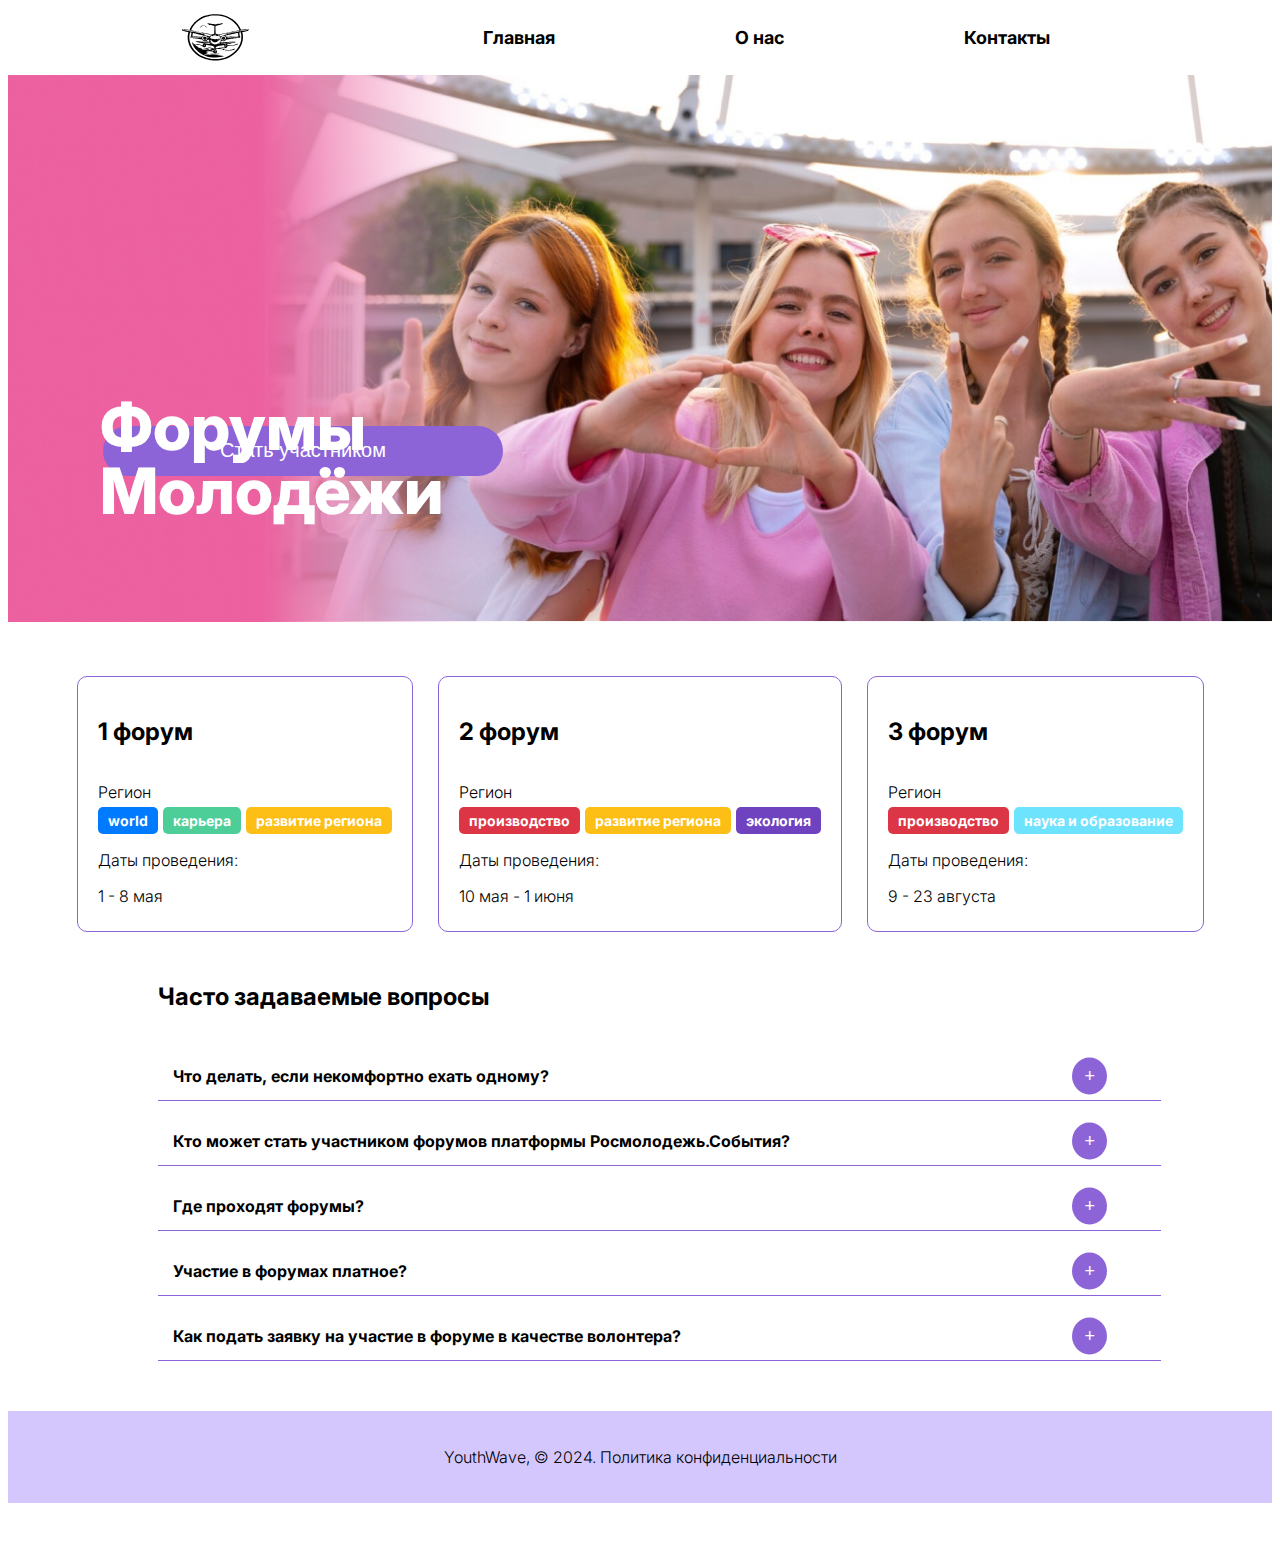
<file: готовый/index.html>
<!DOCTYPE html>
<html lang="ru">
<head>
    <meta charset="UTF-8">
    <meta name="viewport" content="width=device-width, initial-scale=1.0">
    <meta name="keywords" content="Молодежь, Росмолодежь, Форумы"/>
    <meta name="description" content="Форумы Росмолодёжи – образовательные площадки, которые помогают молодым людям найти свой путь">
    <title>Форумы Молодёжи</title>
    <link rel="icon" type="image/png" href="images/fav.png">
    <link rel="stylesheet" href="styles.css">
    <link href="https://fonts.googleapis.com/css2?family=Inter:ital,wght@0,100..900;1,100..900&family=Oswald:wght@600&display=swap" rel="stylesheet">
   <style>

h1 {
    font-family: 'Inter', sans-serif;
    font-weight: 800;
    color: white;
}

h2 {
    font-family: 'Inter', sans-serif;
    font-weight: 500;
}

a {
    font-family: 'Inter', sans-serif;
    font-weight: 700;
    font-size: 18px;
    color: black;
}

p {
    font-family: 'Inter', sans-serif;
    font-weight: 300;
}

span {
    font-family: 'Inter', sans-serif;
    font-weight: 200;
    color: black;
}

.main-button { /* Новое имя класса для основной кнопки */
    background-color: #8C64D8;
    color: #fff; 
    border: none; 
    border-radius: 40px;
    width: 400px;   
    height: 50px;
    font-size: 20px; 
    cursor: pointer;
    transition: all 0.2s ease;
    display: flex;
    justify-content: center;
    align-items: center;
    margin-top: 50px;
    margin: 0 auto;
}
   
.main-button:hover {
    box-shadow: 0 0 10px rgba(153, 0, 255, 0.5); 
}
   
.main-button:active {
    background-color: transparent; 
    color: #ffffff;
    border: 2px solid #8C64D8; 
}

/* Стили для кнопок вопросов */
.faq-list .button.plus {
  background-color: #8C64D8;
  border: none;
  font-size: 18px;
  color: white;
  padding: 8px 12px;
  border-radius: 50%; /* Круглая форма */
  position: absolute;
  right: 15px;
  top: 50%;
  margin-right: 150px;
  transform: translateY(-50%); /* Центрирование по вертикали */
  transition: transform 0.3s ease; /* Плавный переход для поворота */
  cursor: pointer;
}

.faq-list .button.plus.active {
  transform: translateY(-50%) rotate(45deg); /* Поворот на 45 градусов */
}

@media (max-width: 375px){
    .faq-list .button.plus {
        right: -135px;
    }
}
    </style>
</head>
<body>
    <!-- Шапка -->
    <nav class="navbar">
        <div class="container-menu">
          <div class="navbar__wrap">
            <div class="hamb">
              <div class="hamb__field" id="hamb">
                <span class="bar"></span> <span class="bar"></span>
                <span class="bar"></span>
              </div>
            </div>
            <img src="images/logotip.svg">
            <ul class="menu" id="menu">
                <li><a href="index.html">Главная</a></li>
                <li><a href="me.html">О нас</a></li>
                <li><a href="kontakt.html">Контакты</a></li>
            </ul>
          </div>
        </div>
      </nav>
      <div class="popup" id="popup"></div>
    <main>
        <div class="container">
            <div class="banner">
              <img src="images/баннер.png" alt="banner" class="bann">
              <h1>Форумы </br> Молодёжи</h1>
              <button class="main-button forma.html" onclick="window.location.href='forma.html'">Стать участником</button>
            </div>
          </div>
          
            <div class="forum-cards">
                <div class="forum-card">
                    <h2>1 форум</h2>
                    <p>Регион</p>
                    <div class="tags">
                        <span class="tag world">world</span>
                        <span class="tag career">карьера</span>
                        <span class="tag region">развитие региона</span>
                    </div>
                    <p>Даты проведения:</p>
                    <p>1 - 8 мая</p>
                </div>
                <div class="forum-card">
                    <h2>2 форум</h2>
                    <p>Регион</p>
                    <div class="tags">
                        <span class="tag production">производство</span>
                        <span class="tag region">развитие региона</span>
                        <span class="tag ecology">экология</span>
                    </div>
                    <p>Даты проведения:</p>
                    <p>10 мая - 1 июня</p>
                </div>
                <div class="forum-card">
                    <h2>3 форум</h2>
                    <p>Регион</p>
                    <div class="tags">
                        <span class="tag production">производство</span>
                        <span class="tag education">наука и образование</span>
                    </div>
                    <p>Даты проведения:</p>
                    <p>9 - 23 августа</p>
                </div>
            </div>
            <div class="questions">
            <h2>Часто задаваемые вопросы</h2>
            <div class="faq-list">
                <div class="faq-item">
                    <p>Что делать, если некомфортно ехать одному?</p>
                    <button class="button plus">+</button>
                </div>
                <div class="faq-item">
                    <p>Кто может стать участником форумов платформы Росмолодежь.События?</p>
                    <button class="button plus">+</button>
                </div>
                <div class="faq-item">
                    <p>Где проходят форумы?</p>
                    <button class="button plus">+</button>
                </div>
                <div class="faq-item">
                    <p>Участие в форумах платное?</p>
                    <button class="button plus">+</button>
                </div>
                <div class="faq-item">
                    <p>Как подать заявку на участие в форуме в качестве волонтера?</p>
                    <button class="button plus">+</button>
                </div>
            </div>
            </div>
        </div>
    </main>
    <footer>
        <p>YouthWave, © 2024. Политика конфиденциальности</p>
    </footer>
    <script src="script.js"></script>
</body>
</html>
</file>
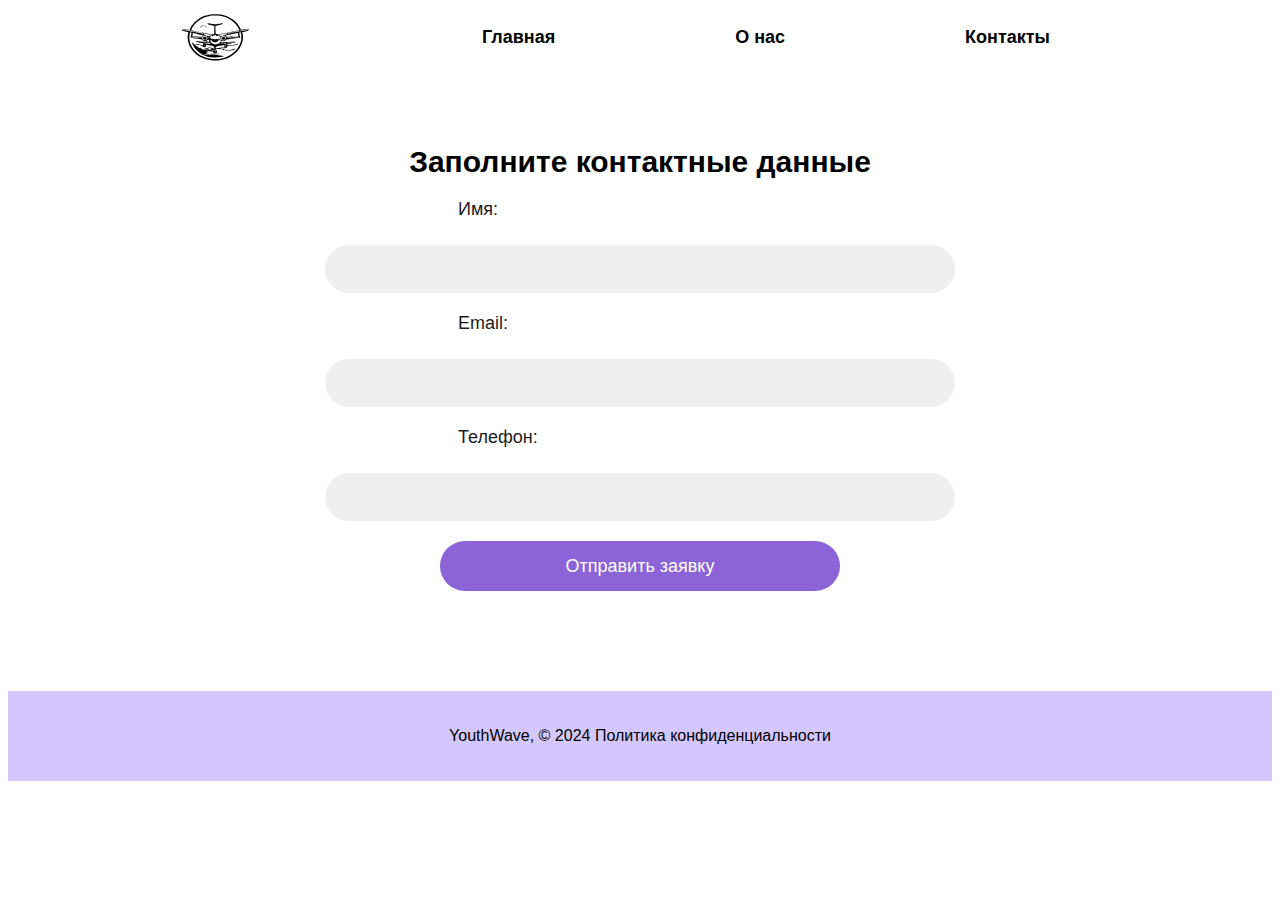
<file: готовый/forma.html>
<!DOCTYPE html>
<html lang="ru">
<head>
    <meta charset="UTF-8">
    <meta name="viewport" content="width=device-width, initial-scale=1.0">
    <meta name="keywords" content="Молодежь, Росмолодежь, Форумы"/>
    <meta name="description" content="Форумы Росмолодёжи – образовательные площадки, которые помогают молодым людям найти свой путь">
    <title>Форумы Молодёжи</title>
    <link rel="icon" type="image/png" href="images/fav.png">
    <link rel="stylesheet" href="styles.css">
    <style>
        h1 {
    font-family: 'Inter', sans-serif;
    font-weight: 800;
    color: black;
}

a {
    font-family: 'Inter', sans-serif;
    font-weight: 700;
    font-size: 18px;
    color: black;
}

form {
    font-family: 'Inter', sans-serif;
    font-weight: 500;
}
form button[type="submit"] { /* Селектор для кнопки "Отправить заявку" */
    background-color: #8C64D8;
    color: #fff; 
    border: none; 
    border-radius: 40px;
    width: 400px;   /* Измените ширину */
    height: 50px;
    font-size: 18px; 
    cursor: pointer;
    transition: all 0.2s ease;
    display: flex;
    justify-content: center;
    align-items: center;
    margin-top: 50px;
    margin: 0 auto; /* Центрируем кнопку */
}

form button[type="submit"]:hover {
    box-shadow: 0 0 10px rgba(153, 0, 255, 0.5); 
}

form button[type="submit"]:active {
    background-color: transparent; 
    color: #1C1C1D;
    border: 2px solid #8C64D8; 
}

.role-choice {
            display: flex;
            gap: 10px; /* Отступ между элементами */
            margin-bottom: 10px;
        }
        .role-choice label {
            align-self: flex-start; /* Выравнивание лейбла */
        }
@media (max-width: 1024px) {
    label {
        margin-left: 200px;
    }
}

@media (max-width: 375px) {
    input {
        width: 300px;
    }

    form {
        gap: 20px;
    }
    
    label {
        margin-left: 20px;
    }

    form button[type="submit"]  {
        width: 330px;
        margin-top: 20px;
        margin-bottom: -20px;
    }

    h1 {
        padding-bottom: 20px;
    }
}
    </style>
</head>
<body>
    <nav class="navbar">
        <div class="container-menu">
          <div class="navbar__wrap">
            <div class="hamb">
              <div class="hamb__field" id="hamb">
                <span class="bar"></span> <span class="bar"></span>
                <span class="bar"></span>
              </div>
            </div>
            <img src="images/logotip.svg">
            <ul class="menu" id="menu">
                <li><a href="index.html">Главная</a></li>
                <li><a href="me.html">О нас</a></li>
                <li><a href="kontakt.html">Контакты</a></li>
            </ul>
          </div>
        </div>
      </nav>
      <div class="popup" id="popup"></div>
 <main>
    <div class="form-container">
        <h1>Заполните контактные данные</h1>
        <form>
            <label for="name">Имя:</label>
            <input type="text" id="name"  required>

            <label for="email">Email:</label>
            <input type="email" id="email"  required>

            <label for="phone">Телефон:</label>
            <input type="tel" id="phone" required>
            
<div class="popup" id="popup">
    <div class="popup__content">
      <h1>Вы зарегистрированы!</h1>
      <button type="button" onclick="closePopup()">Закрыть</button>
    </div>
  </div>
  <div id="popup" style="display:none;"></div>

  
  <script>
  function closePopup() {
    const popup = document.getElementById('popup');
    popup.style.display = 'none';
  }
  </script>


            <button type="submit" class="send-button">Отправить заявку</button>

        </form>
    </div>
 </main>

    <footer>
        <div class="container">
            <p>YouthWave, © 2024 Политика конфиденциальности</p>
        </div>
    </footer>
    <script src="script.js"></script>
</body>
</html>
</file>
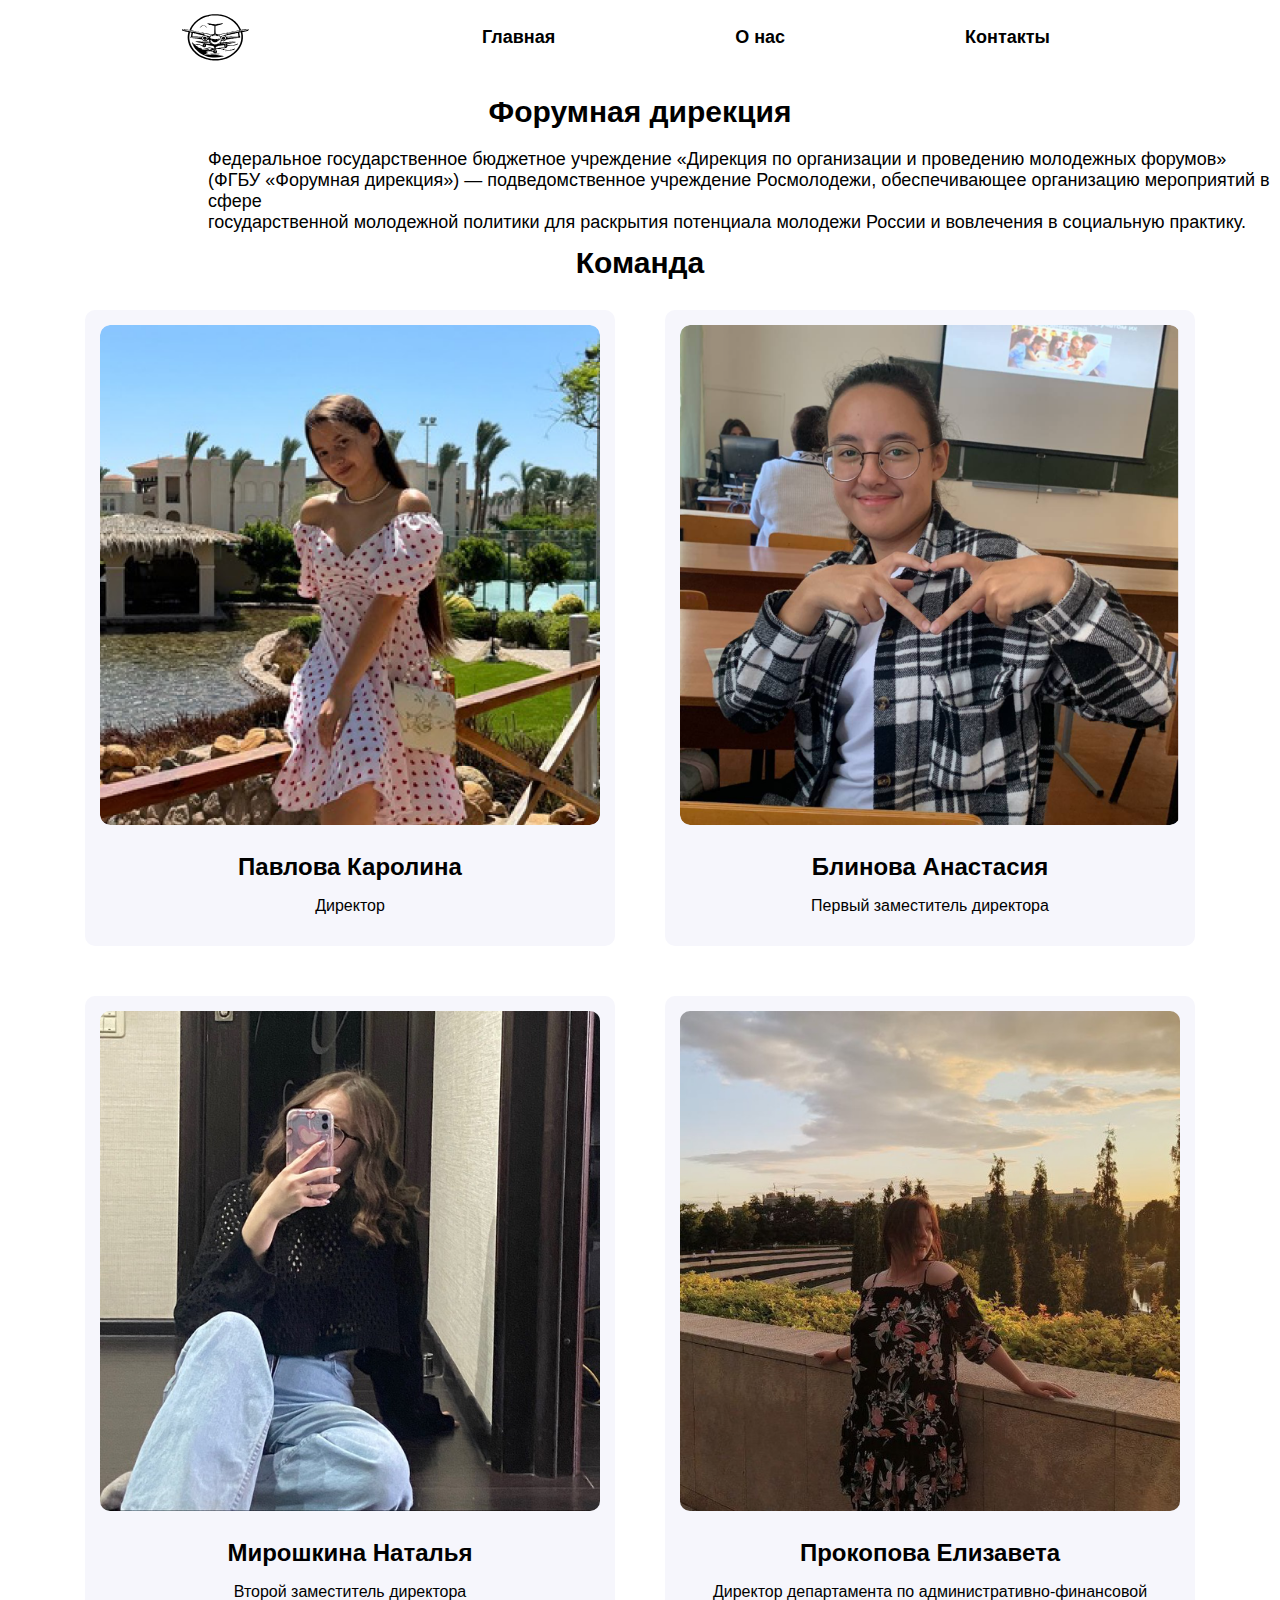
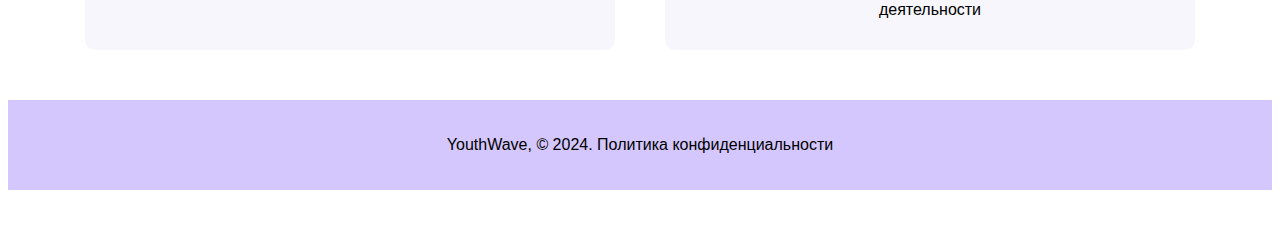
<file: готовый/me.html>
<!DOCTYPE html>
<html lang="ru">
<head>
    <meta charset="UTF-8">
    <meta name="viewport" content="width=device-width, initial-scale=1.0">
    <meta name="keywords" content="Молодежь, Росмолодежь, Форумы"/>
    <meta name="description" content="Форумы Росмолодёжи – образовательные площадки, которые помогают молодым людям найти свой путь">
    <title>Контакты</title>
    <link rel="icon" type="image/png" href="images/fav.png">
    <link rel="stylesheet" href="styles.css">
    <style>
h1 {
    font-family: 'Inter', sans-serif;
    font-weight: 800;
    color: black;
}

h3 {
    font-family: 'Inter', sans-serif;
    font-weight: 600;
    color: black;
}

a {
    font-family: 'Inter', sans-serif;
    font-weight: 700;
    font-size: 18px;
    color: black;
}

p {
    font-family: 'Inter', sans-serif;
    font-weight: 500;
}

@media (max-width: 1024px) {
    .team-member {
        width: 70%;
    }

    .content-me p {
        margin-left: 40px;
    }
}

@media (max-width: 375px) {
    .row {
        flex-direction: column; /* Элементы друг под другом */
        align-items: center; /* Центрирование по горизонтали */
        gap: 0px;
    }
    .team-member {
        width: 90%; /* Ширина на почти всю ширину экрана */
        margin: 10px auto; /* Автоматические отступы слева и справа */
    }

    .team {
        gap: 0px;
    }

    .content-me p {
        margin-left: 10px;
    }

    .zag {
        margin-bottom: -30px;
    }
}

    </style>
</head>
<body>
    <nav class="navbar">
        <div class="container-menu">
          <div class="navbar__wrap">
            <div class="hamb">
              <div class="hamb__field" id="hamb">
                <span class="bar"></span> <span class="bar"></span>
                <span class="bar"></span>
              </div>
            </div>
            <img src="images/logotip.svg">
            <ul class="menu" id="menu">
                <li><a href="index.html">Главная</a></li>
                <li><a href="me.html">О нас</a></li>
                <li><a href="kontakt.html">Контакты</a></li>
            </ul>
          </div>
        </div>
      </nav>
      <div class="popup" id="popup"></div>
    <div class="container-me">
        <div class="content-me">
            <h1>Форумная дирекция</h1>
            <p>Федеральное государственное бюджетное учреждение «Дирекция по организации и проведению молодежных форумов» </br> (ФГБУ «Форумная дирекция») — подведомственное учреждение Росмолодежи, обеспечивающее организацию мероприятий в сфере </br> государственной молодежной политики для раскрытия  потенциала молодежи России и вовлечения в социальную практику.</p>
        </div>    
    </div>
    <h1 class="zag">Команда</h1>
        <div class="team">
            <div class="row"> 
                <div class="team-member">
                    <img src="images/pav.png" alt="Павлова Каролина ">
                    <h3>Павлова Каролина</h3>
                    <p>Директор</p>
                </div>
                <div class="team-member">
                    <img src="images/blin.png" alt="Блинова Анастасия">
                    <h3>Блинова Анастасия</h3>
                    <p>Первый заместитель директора</p>
                </div>
            </div>
            <div class="row"> 
                <div class="team-member">
                    <img src="images/mir.jpeg" alt="Мирошкина Наталья">
                    <h3>Мирошкина Наталья</h3>
                    <p> Второй заместитель директора</p>
                </div>
                <div class="team-member">
                    <img src="images/pro.jpeg" alt="Прокопова Елизавета">
                    <h3>Прокопова Елизавета</h3>
                    <p>Директор департамента по административно-финансовой деятельности</p>
                </div>
            </div>
        </div>
</body>

    <footer>
        <p>YouthWave, © 2024. Политика конфиденциальности</p>
    </footer>
    <script src="script.js"></script>
</body>
</html>
</file>
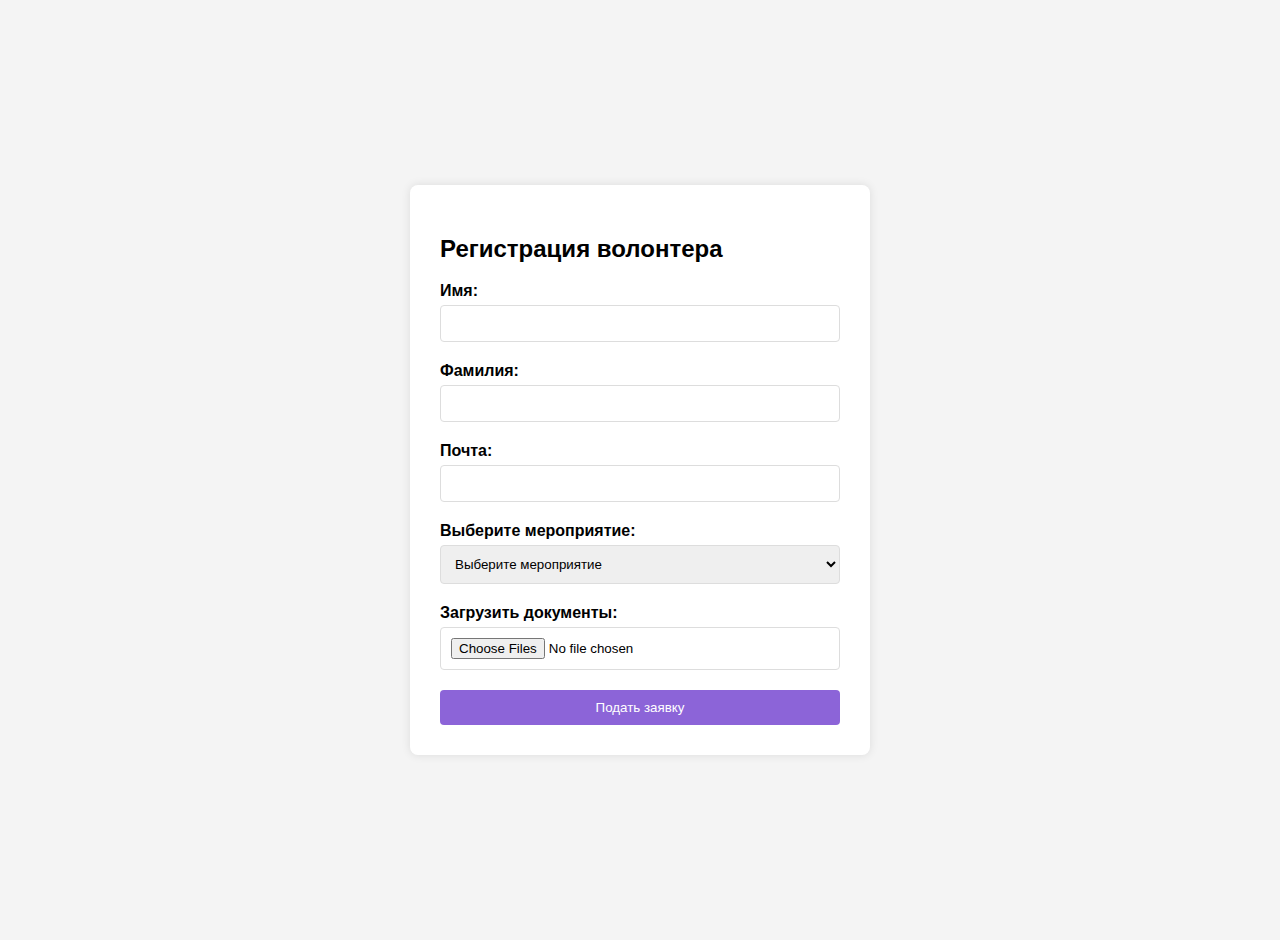
<file: готовый/volonter.html>
<!DOCTYPE html>
<html lang="ru">
<head>
    <meta charset="UTF-8">
    <meta name="viewport" content="width=device-width, initial-scale=1.0">
    <title>Регистрация волонтера</title>
    <style>
        body {
    font-family: sans-serif;
    margin: 0;
    padding: 20px;
    display: flex;
    justify-content: center;
    align-items: center;
    min-height: 100vh;
    background-color: #f4f4f4;
}

.container {
    background-color: #fff;
    padding: 30px;
    border-radius: 8px;
    box-shadow: 0 0 10px rgba(0,0,0,0.1);
    width: 400px;
}

.form-group {
    margin-bottom: 20px;
}

label {
    display: block;
    margin-bottom: 5px;
    font-weight: bold;
}

input[type="text"],
input[type="email"],
select,
input[type="file"] {
    width: 100%;
    padding: 10px;
    border: 1px solid #ddd;
    border-radius: 4px;
    box-sizing: border-box;
}


button {
    padding: 10px 20px;
    background-color: #8C64D8;
    color: white;
    border: none;
    border-radius: 4px;
    cursor: pointer;
    width: 100%;
}

button:hover {
    background-color: #8C64D8;
}

.error-message {
    color: red;
    font-size: 0.9em;
    display: block;
    margin-top: 5px;
}

    </style>
</head>
<body>
    <div class="container">
        <h2>Регистрация волонтера</h2>
        <form id="volunteerForm" novalidate>
            <div class="form-group">
                <label for="firstName">Имя:</label>
                <input type="text" id="firstName" name="firstName" required>
                <span class="error-message" id="firstNameError"></span>
            </div>
            <div class="form-group">
                <label for="lastName">Фамилия:</label>
                <input type="text" id="lastName" name="lastName" required>
                <span class="error-message" id="lastNameError"></span>
            </div>
             <div class="form-group">
                <label for="email">Почта:</label>
                <input type="email" id="email" name="email" required>
                <span class="error-message" id="emailError"></span>
             </div>
             <div class="form-group">
                <label for="event">Выберите мероприятие:</label>
                <select id="event" name="event" required>
                    <option value="" disabled selected>Выберите мероприятие</option>
                    <option value="УТРО">УТРО</option>
                    <option value="ШУМ">ШУМ</option>
                    <option value="Таврида.АРТ">Таврида.АРТ</option>
                    <option value="МедиаДвиж">МедиаДвиж</option>
                </select>
                <span class="error-message" id="eventError"></span>
            </div>
             <div class="form-group">
                <label for="documents">Загрузить документы:</label>
                <input type="file" id="documents" name="documents" multiple required>
                <span class="error-message" id="documentsError"></span>
            </div>
            <button type="submit">Подать заявку</button>
        </form>
    </div>

    <script src="scriptvol.js"></script>
</body>
</html>
</file>
<file: готовый/styles.css>
/* Общие стили */ 

.header {
    display: flex;
    justify-content: space-between;
    align-items: center;
    padding: 10px 20px;
    margin-top: 20px;
}

.container-menu {
    width: 100%;
    max-width: 1000px;
    margin: 0 auto;
    height: 100%;
    padding: 0 15px;
  }
  
  .navbar {
    position: fixed;
    left: 0;
    top: 0px;
    width: 100%;
    height: 75px;
    background: #fff;
  }
  
  .navbar__wrap {
    display: flex;
    justify-content: space-between;
    height: 100%;
  }
  
  .hamb {
    display: none;
  }
  
  .popup {
    display: none;
  }
  
  .logo {
    text-decoration: none;
    color: #fff;
    font-size: 20px;
    font-weight: bold;
    text-transform: uppercase;
    display: flex;
    align-items: center;
  }
  
  .menu > li > a {
    text-decoration: none;
  }
  
  .navbar__wrap .menu {
    display: flex;
  }
  
  .navbar__wrap img {
      width: 150px;
      height: auto;
  }
  
  .navbar__wrap .menu > li {
    display: flex;
    align-items: stretch;
  }
  
  .navbar__wrap .menu > li > a {
    display: flex;
    align-items: center;
    padding: 0 90px;
    color: #000;
  }
  
  .navbar__wrap .menu > li > a:hover {
    color: #000;
    text-decoration: underline; 
  }
   
/* Футер */

footer {
    background-color: #d4c7fe;
    padding: 20px;
    align-items: center;
}
   
footer p {
    font-family: 'Inter', sans-serif;
    font-weight: regular;
    font-size: 16px;
    color: black;
}
   
footer {
    background-color: #d4c7fe;
    padding: 20px;
    text-align: center;
    width: auto; 
    margin: 50px auto; 
}
   
footer p {
    font-family: 'Inter', sans-serif;
    font-weight: regular;
    font-size: 16px;
    color: black;
}
   
footer a {
    text-decoration: none;
    color: black;
}

/* Главная - 1 */ 
.banner img {
    position: relative; 
    text-align: left; 
    z-index: -1;
    width: 100%;
    margin-top: 60px;
}

.banner h1 {
    position: absolute;
    text-align: left;
    top: 400px;
    left: 100px;
    font-size: 64px;
    z-index: 1;
    line-height: 1;
    color: white; 
}

.container button {
    display: flex; 
    flex-direction: column;
    align-items: center;
    z-index: 1;
    margin-top: -200px;
    margin-left: 95px;
}

/* Главная - 3 */

.questions {
    margin-top: 50px;
    margin-left: 150px;
  }
  
  .questions h2 {
    font-size: 24px;
    font-weight: bold;
    margin-bottom: 20px;
  }
  
  .faq-list {
    display: flex;
    flex-direction: column;
    gap: 15px; /* Отступ между вопросами */
  }
  
  .faq-item {
    padding: 15px;
    position: relative; /* Для позиционирования кнопки */
    cursor: pointer; /* Устанавливаем курсор указателя */
  }

.faq-item::after { /* Линия после каждого элемента */
    content: ''; 
    position: absolute;
    bottom: 0;
    left: 0;
    width: 90%; 
    height: 1px; /* Толщина линии */
    background-color: #8C64D8; 
   }
   
  
  .faq-item p { 
    margin: 0;
    font-weight: bold; /* Выделенный текст вопроса */
  }
  
  .faq-item .answer {
    display: none; /* Скрываем ответ по умолчанию */
    padding-top: 10px;
    font-size: 16px; /* Размер шрифта ответа */
  }
  
  .faq-item.active .answer {
    display: block; /* Показывать ответ, если элемент активен */
  }
  

/* Главная - 2 */  

.forum-cards {
    display: flex;
    flex-wrap: wrap;
    gap: 25px; /* Отступы между карточками */
    margin-top: 200px;
    justify-content: center; 
  }
  
  .forum-card {
    background-color: #fff;
    border-radius: 10px;
    padding: 20px;
    border: 1px solid #8D64D8; 
  }
  
  .forum-card h2 {
    font-size: 24px;
    font-weight: bold;
    margin-bottom: 10px;
  }
  
  .forum-card p {

    margin-bottom: 5px;
  }
  
  .forum-card .tags {
    display: flex;
    flex-wrap: wrap;
    gap: 5px;
    margin-bottom: 10px;
  }
  
  .forum-card .tag {
    padding: 5px 10px;
    border-radius: 5px;
    font-size: 14px;
    font-weight: bold;
    color: #fff;
  }
  
  .forum-card .tag.world {
    background-color: #007bff; /* Синий */
  }
  
  .forum-card .tag.career {
    background-color: #4DCE99; /* Зеленый */
  }
  
  .forum-card .tag.region {
    background-color: #FDBE15; /* Желтый */
  }
  
  .forum-card .tag.production {
    background-color: #dc3545; /* Красный */
  }
  
  .forum-card .tag.ecology {
    background-color: #6f42c0; /* Фиолетовый */
  }
  
  .forum-card .tag.education {
    background-color: #6EE3FE; /* Голубой */
  }
  
/* Регистрация */ 

.form-section {
    display: flex;
    justify-content: center;
    align-items: center;
    width: 100%;
    max-width: 600px;
    margin: 0 auto; 
    padding-top: 30px;
}
   
.form-container {
    background-color: #fff;
    border-radius: 20px;
    padding: 50px;
    margin-top: 100px;
}
   
h1 {
    font-size: 30px;
    color: #000;
    text-align: center;
    margin-bottom: 20px;
    margin-top: -5px;
}
   
form {
    display: flex;
    flex-direction: column;
    gap: 20px;
}
   
label {
    font-size: 18px;
    color: #1C1C1D;
    margin-bottom: 5px;
    margin-left: 400px;
}
   
input {
    padding: 15px;
    border: none;
    border-radius: 50px;
    background-color: #EFEFEF;
    font-size: 16px;
    width: 600px;
    margin: 0 auto;
}
   
input::placeholder {
    color: #DDDDDD;
}
   
input:focus {
    outline: none;
}
   

.info {
    display: flex;
    justify-content: center; /* Выравнивание по центру */
    gap: 100px; /* Отступ между блоками */
}
   
.info-item {
    display: flex;
    align-items: center; /* Выравнивание иконки и текста по вертикали */
    gap: 15px; /* Отступ между иконкой и текстом */
}
   
.info-item i {
    font-size: 20px; /* Размер иконки */
}

section {
    padding: 20px;
    text-align: center;
}
  
.region-container {
    display: flex;
    justify-content: space-between;
    gap: 20px;
}
  
.region-card {
    background-color: #F6F6FC;
    border-radius: 10px;
    padding: 20px;
}
  
.region-card h3 {
    margin-bottom: 15px;
}
  
.region-info {
    display: flex;
    align-items: center;
    margin-bottom: 10px;
}
  
.region-info img {
    width: 20px;
    height: 20px;
    margin-right: 10px;
}
  
h2 {
    padding-bottom: 20px;
}

/* О нас - 1 */ 

.content-me p {
    margin-left: 200px;
    font-size: 18px;
}

/* О нас - 2 */ 

.team {
    display: flex;
    flex-direction: column;
    gap: 50px; 
    margin-top: 30px;
    align-items: center;
}

.row {
    display: flex;
    gap: 50px;
    margin: 0 auto; 
}
   
.team-member {
    background-color: #F6F6FC;
    border-radius: 10px;
    text-align: center; 
    padding: 15px; 
    width: 500px; 
}
   
.team-member img {
    width: 100%; 
    height: auto; 
    border-radius: 10px; 
 }
   
.team-member h3 {
    font-size: 24px;
    margin-bottom: 5px;
}
   
.team-member p {
    font-size: 16px; 
    color: #000000; 
}
.content-me {
    margin-top: 100px;
}

@media (max-width: 1024px) {
    .logo img {
        margin-left: 0px;
    }
    .menu ul {
    margin-left: 0px;
    }
    .banner h1 {
        top: 170px
    }


    .container button {
        margin-top: -180px;
    }

    .faq-list .button.plus {
        margin-right: 100px;
    }

    .info {
        margin-top: 80px;
    }
}

@media (max-width:375px) {
    .navbar {
        top: 0px;
    }

    .form-container {
        margin-left: -30px;
    }

    .navbar__wrap .menu {
      display: none;
    }

    .navbar__wrap img {
        width: 100px;
        height: auto;
        margin-right: 50px;
    }
  
    .hamb {
      display: flex;
      align-items: center;
    }
  
    .hamb__field {
      padding: 10px 20px;
      cursor: pointer;
    }
  
    .bar {
      display: block;
      width: 30px;
      height: 3px;
      margin: 6px auto;
      background-color: #000000;
      transition: 0.2s;
    }
  
    .popup {
      position: fixed;
      top: 75px;
      left: -100%;
      width: 100%;
      height: 100%;
      background-color: #d4c7fe;
      z-index: 100;
      display: flex;
      transition: 0.3s;
    }
  
    .popup.open {
      left: 0;
    }
  
    .popup .menu {
      width: 100%;
      height: 100%;
      display: flex;
      flex-direction: column;
      align-items: center;
      justify-content: start;
      padding: 50px 0;
      overflow: auto;
    }
  
    .popup .menu > li {
      width: 100%;
    }
  
    .popup .menu > li > a {
      width: 100%;
      display: flex;
      justify-content: center;
      padding: 20px 0;
      font-size: 20px;
      font-weight: bold;
      color: #3f3f3f;
    }
  
    .popup .menu > li > a:hover {
      background-color: rgba(122, 82, 179, 0.1);
      text-decoration: underline; 
    }
  
    .hamb__field.active .bar:nth-child(2) {
      opacity: 0;
    }
  
    .hamb__field.active .bar:nth-child(1) {
      transform: translateY(8px) rotate(45deg);
    }
  
    .hamb__field.active .bar:nth-child(3) {
      transform: translateY(-8px) rotate(-45deg);
    }
  
    body.noscroll {
      overflow: hidden;
    }
    .logo img {
        width: 80px;
        margin-top: -35px;
        margin-left: auto;
}

.banner h1 {
    font-size: 25px;
    margin-top: 120px;
    left: 20px;
    top: 0px;
}

.container button { 
margin-top: -50px;
margin-left: 10px;
width: 120px;
height: 25px;
font-size: 10px;
}

    .banner img {
        margin-top: 60px;
}
    .forum-card {
        width: calc(80% / 1 - 25px);
}
.forum-cards {
    margin-top: 50px;
}
    .questions h2 {
        margin-left: -110px;
}

    .faq-item p {
        margin-left: -120px;
}
    .faq-item::after {
        left: -110px;
        width: 150%;
}
   footer {
        width: auto;
}
.faq-list .button.plus {
    right: -135px;
}

}
</file>
